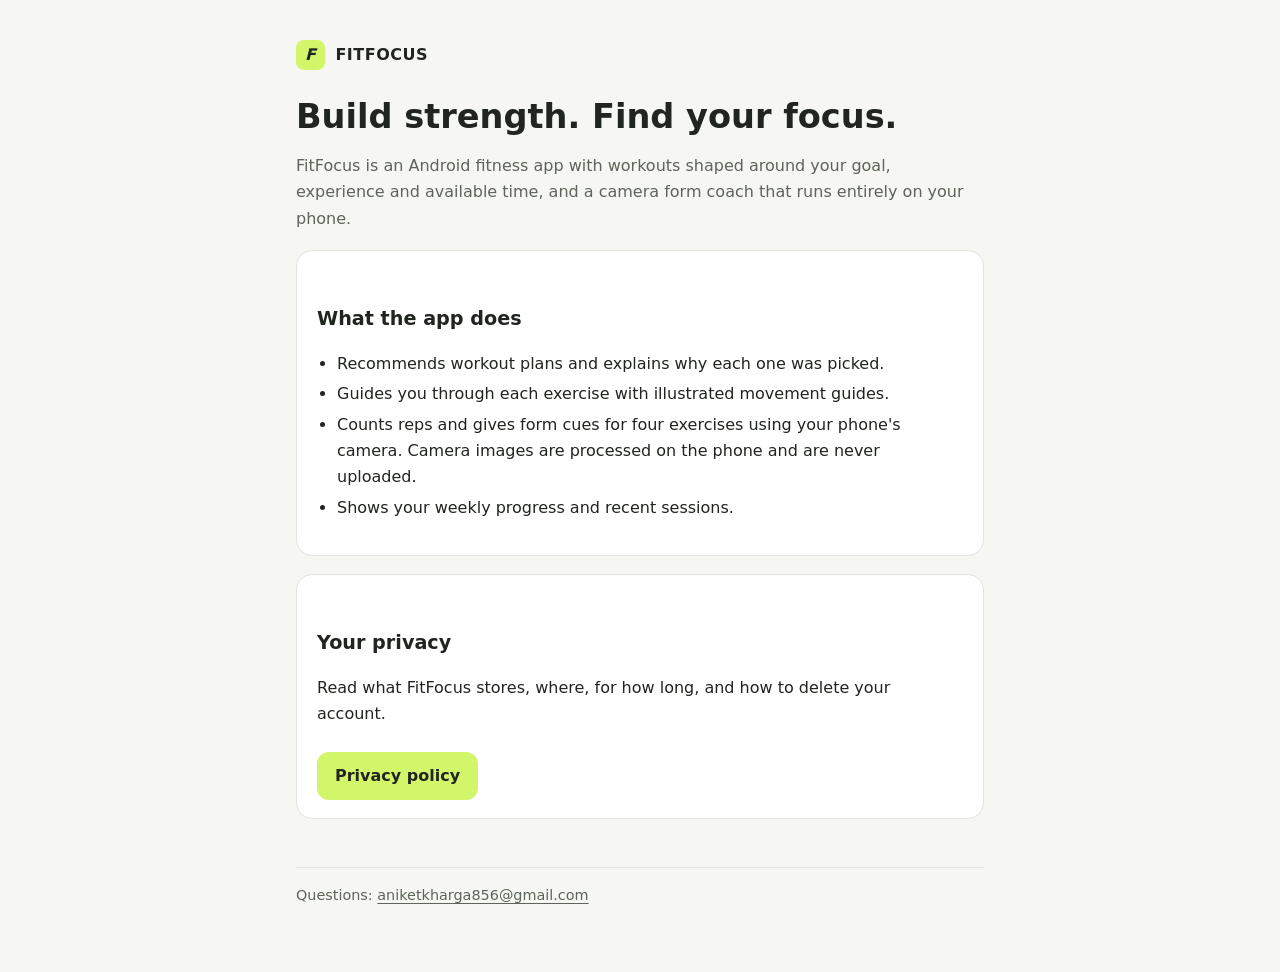
<file: index.html>
<!doctype html>
<html lang="en">
<head>
  <meta charset="utf-8">
  <meta name="viewport" content="width=device-width, initial-scale=1">
  <title>FitFocus</title>
  <meta name="description" content="FitFocus is an Android fitness app with personalised workouts and an on-device camera form coach.">
  <link rel="stylesheet" href="style.css">
</head>
<body>
<main>
  <div class="brand"><span>F</span> FITFOCUS</div>
  <h1>Build strength. Find your focus.</h1>
  <p class="muted">FitFocus is an Android fitness app with workouts shaped around your goal, experience and available time, and a camera form coach that runs entirely on your phone.</p>

  <div class="card">
    <h2>What the app does</h2>
    <ul>
      <li>Recommends workout plans and explains why each one was picked.</li>
      <li>Guides you through each exercise with illustrated movement guides.</li>
      <li>Counts reps and gives form cues for four exercises using your phone's camera. Camera images are processed on the phone and are never uploaded.</li>
      <li>Shows your weekly progress and recent sessions.</li>
    </ul>
  </div>

  <div class="card">
    <h2>Your privacy</h2>
    <p>Read what FitFocus stores, where, for how long, and how to delete your account.</p>
    <a class="button" href="privacy.html">Privacy policy</a>
  </div>

  <footer>
    Questions: <a href="mailto:aniketkharga856@gmail.com">aniketkharga856@gmail.com</a>
  </footer>
</main>
</body>
</html>
</file>
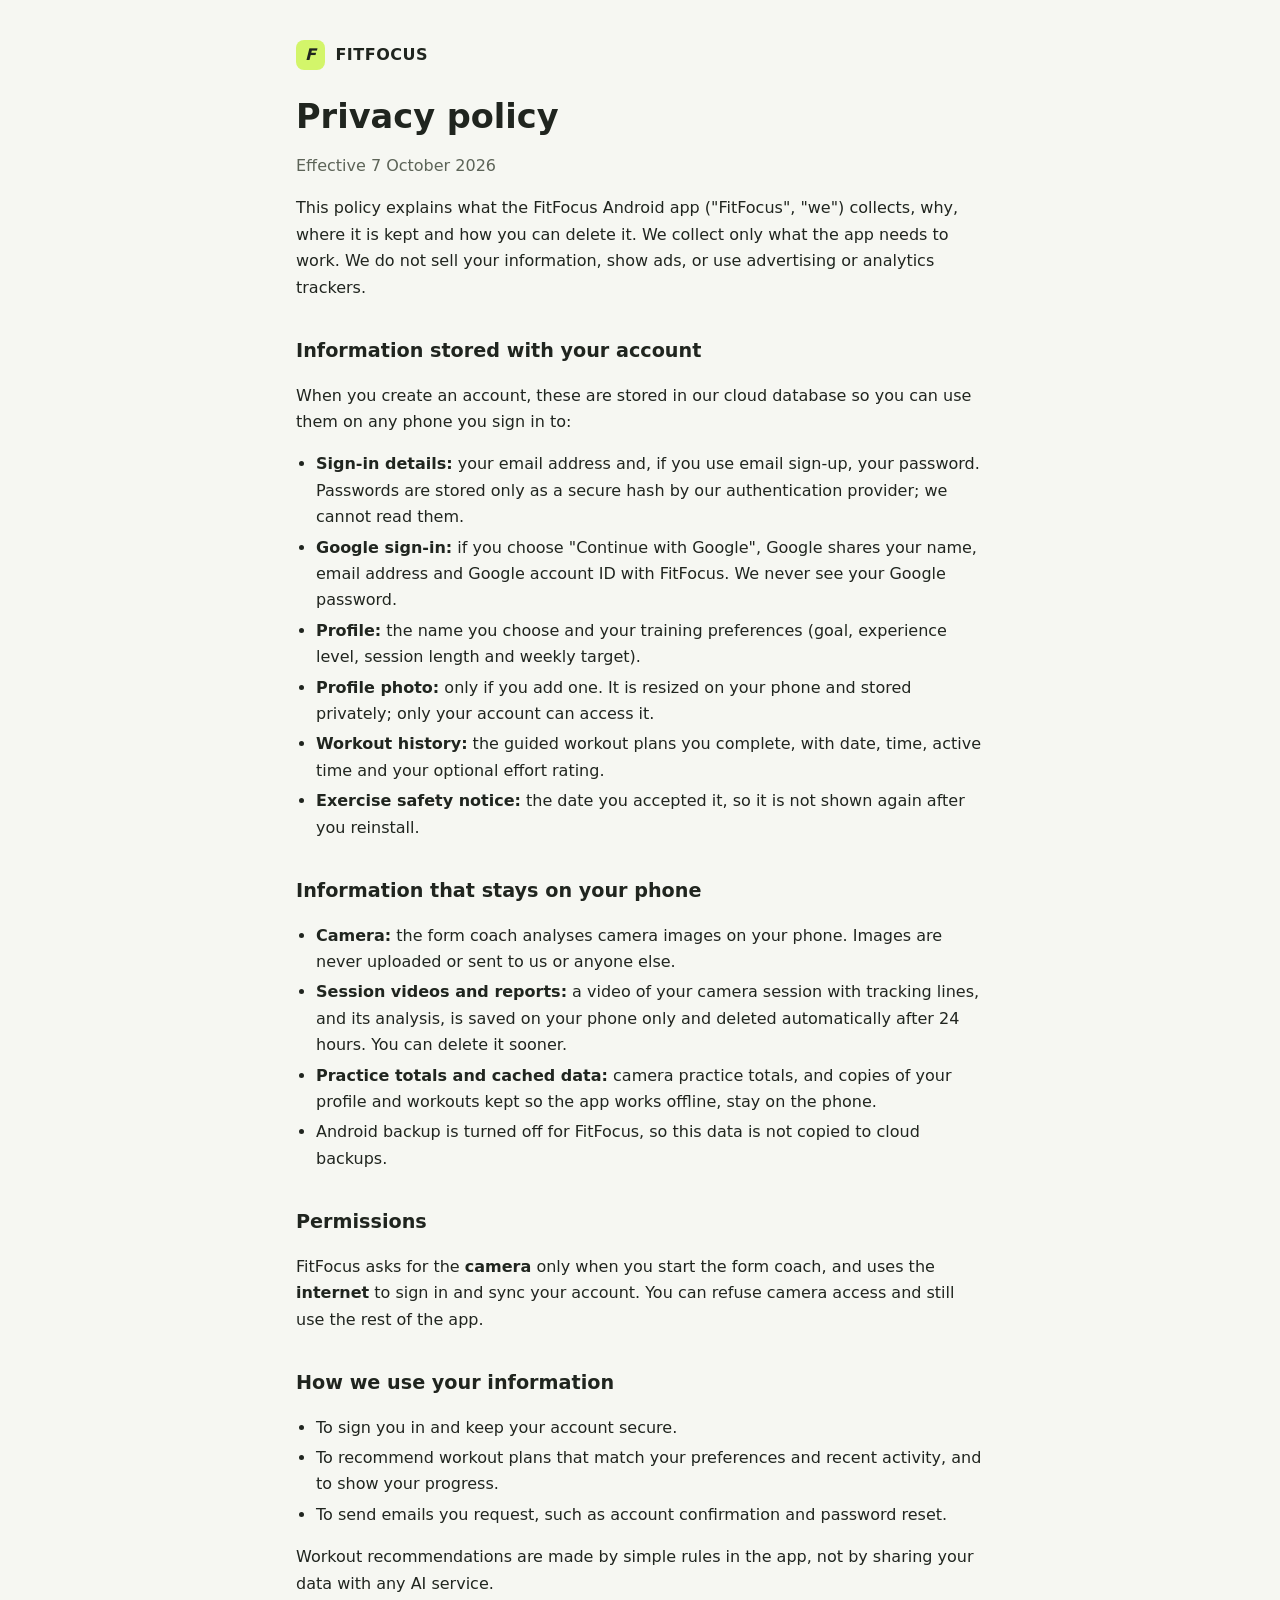
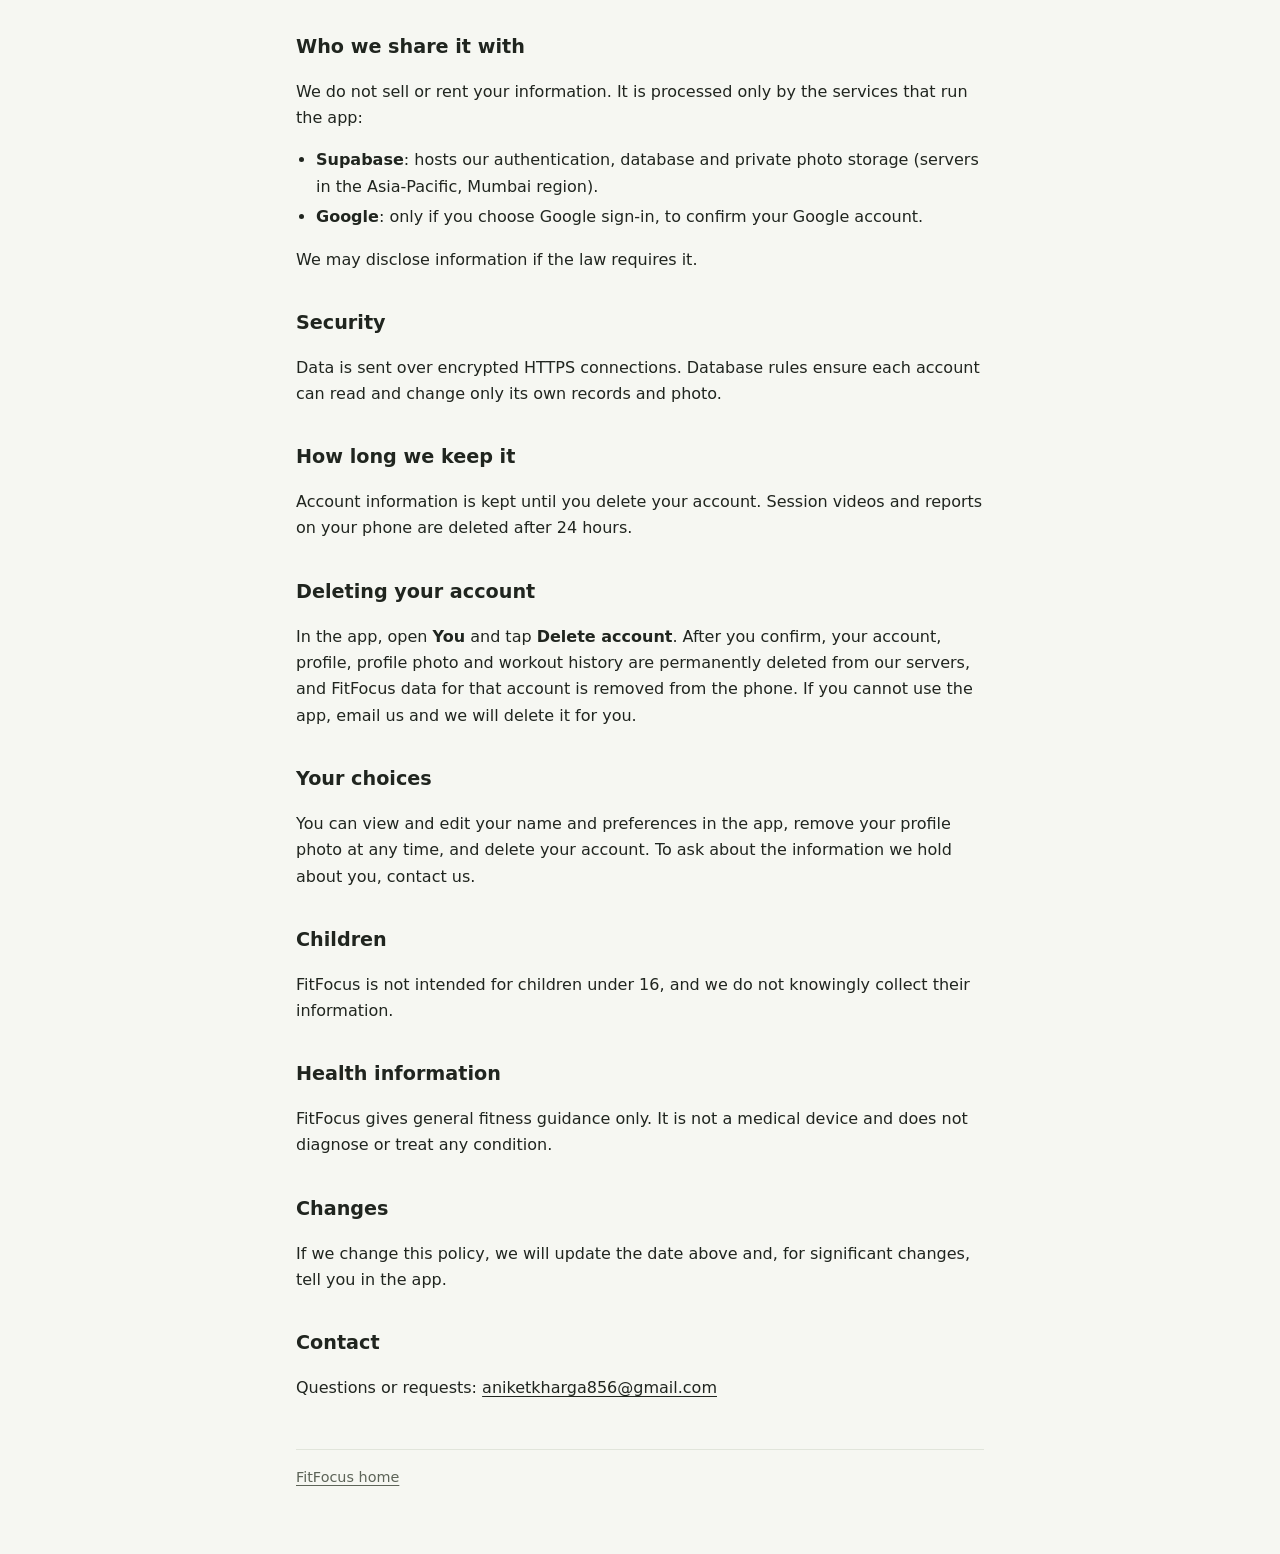
<file: privacy.html>
<!doctype html>
<html lang="en">
<head>
  <meta charset="utf-8">
  <meta name="viewport" content="width=device-width, initial-scale=1">
  <title>FitFocus Privacy Policy</title>
  <meta name="description" content="How the FitFocus Android app collects, uses, stores and deletes your information.">
  <link rel="stylesheet" href="style.css">
</head>
<body>
<main>
  <div class="brand"><a href="./" style="text-decoration:none;display:flex;gap:10px;align-items:center"><span>F</span> FITFOCUS</a></div>
  <h1>Privacy policy</h1>
  <p class="muted">Effective 7 October 2026</p>

  <p>This policy explains what the FitFocus Android app ("FitFocus", "we") collects, why, where it is kept and how you can delete it. We collect only what the app needs to work. We do not sell your information, show ads, or use advertising or analytics trackers.</p>

  <h2>Information stored with your account</h2>
  <p>When you create an account, these are stored in our cloud database so you can use them on any phone you sign in to:</p>
  <ul>
    <li><strong>Sign-in details:</strong> your email address and, if you use email sign-up, your password. Passwords are stored only as a secure hash by our authentication provider; we cannot read them.</li>
    <li><strong>Google sign-in:</strong> if you choose "Continue with Google", Google shares your name, email address and Google account ID with FitFocus. We never see your Google password.</li>
    <li><strong>Profile:</strong> the name you choose and your training preferences (goal, experience level, session length and weekly target).</li>
    <li><strong>Profile photo:</strong> only if you add one. It is resized on your phone and stored privately; only your account can access it.</li>
    <li><strong>Workout history:</strong> the guided workout plans you complete, with date, time, active time and your optional effort rating.</li>
    <li><strong>Exercise safety notice:</strong> the date you accepted it, so it is not shown again after you reinstall.</li>
  </ul>

  <h2>Information that stays on your phone</h2>
  <ul>
    <li><strong>Camera:</strong> the form coach analyses camera images on your phone. Images are never uploaded or sent to us or anyone else.</li>
    <li><strong>Session videos and reports:</strong> a video of your camera session with tracking lines, and its analysis, is saved on your phone only and deleted automatically after 24 hours. You can delete it sooner.</li>
    <li><strong>Practice totals and cached data:</strong> camera practice totals, and copies of your profile and workouts kept so the app works offline, stay on the phone.</li>
    <li>Android backup is turned off for FitFocus, so this data is not copied to cloud backups.</li>
  </ul>

  <h2>Permissions</h2>
  <p>FitFocus asks for the <strong>camera</strong> only when you start the form coach, and uses the <strong>internet</strong> to sign in and sync your account. You can refuse camera access and still use the rest of the app.</p>

  <h2>How we use your information</h2>
  <ul>
    <li>To sign you in and keep your account secure.</li>
    <li>To recommend workout plans that match your preferences and recent activity, and to show your progress.</li>
    <li>To send emails you request, such as account confirmation and password reset.</li>
  </ul>
  <p>Workout recommendations are made by simple rules in the app, not by sharing your data with any AI service.</p>

  <h2>Who we share it with</h2>
  <p>We do not sell or rent your information. It is processed only by the services that run the app:</p>
  <ul>
    <li><strong>Supabase</strong>: hosts our authentication, database and private photo storage (servers in the Asia-Pacific, Mumbai region).</li>
    <li><strong>Google</strong>: only if you choose Google sign-in, to confirm your Google account.</li>
  </ul>
  <p>We may disclose information if the law requires it.</p>

  <h2>Security</h2>
  <p>Data is sent over encrypted HTTPS connections. Database rules ensure each account can read and change only its own records and photo.</p>

  <h2>How long we keep it</h2>
  <p>Account information is kept until you delete your account. Session videos and reports on your phone are deleted after 24 hours.</p>

  <h2>Deleting your account</h2>
  <p>In the app, open <strong>You</strong> and tap <strong>Delete account</strong>. After you confirm, your account, profile, profile photo and workout history are permanently deleted from our servers, and FitFocus data for that account is removed from the phone. If you cannot use the app, email us and we will delete it for you.</p>

  <h2>Your choices</h2>
  <p>You can view and edit your name and preferences in the app, remove your profile photo at any time, and delete your account. To ask about the information we hold about you, contact us.</p>

  <h2>Children</h2>
  <p>FitFocus is not intended for children under 16, and we do not knowingly collect their information.</p>

  <h2>Health information</h2>
  <p>FitFocus gives general fitness guidance only. It is not a medical device and does not diagnose or treat any condition.</p>

  <h2>Changes</h2>
  <p>If we change this policy, we will update the date above and, for significant changes, tell you in the app.</p>

  <h2>Contact</h2>
  <p>Questions or requests: <a href="mailto:aniketkharga856@gmail.com">aniketkharga856@gmail.com</a></p>

  <footer><a href="./">FitFocus home</a></footer>
</main>
</body>
</html>
</file>
<file: style.css>
:root {
  --bg: #f6f7f2;
  --surface: #ffffff;
  --text: #20251f;
  --muted: #5d6458;
  --line: #e1e5db;
  --lime: #d3f56a;
}
@media (prefers-color-scheme: dark) {
  :root {
    --bg: #161a15;
    --surface: #20251f;
    --text: #eef1e8;
    --muted: #b3bbab;
    --line: #333a31;
  }
}
* { box-sizing: border-box; }
body {
  margin: 0;
  background: var(--bg);
  color: var(--text);
  font: 16px/1.65 system-ui, -apple-system, "Segoe UI", Roboto, sans-serif;
}
main { max-width: 720px; margin: 0 auto; padding: 40px 16px 64px; }
.brand { display: flex; align-items: center; gap: 10px; font-weight: 800; letter-spacing: .5px; }
.brand span { background: var(--lime); color: #20251f; border-radius: 8px; padding: 2px 9px; font-style: italic; }
h1 { font-size: 2.1rem; line-height: 1.15; margin: 28px 0 8px; }
h2 { font-size: 1.2rem; margin: 34px 0 6px; }
p, li { color: var(--text); }
.muted { color: var(--muted); }
ul { padding-left: 1.25rem; }
li { margin: 4px 0; }
.card { background: var(--surface); border: 1px solid var(--line); border-radius: 16px; padding: 18px 20px; margin: 18px 0; }
a { color: inherit; text-decoration-thickness: 1px; text-underline-offset: 3px; }
.button { display: inline-block; background: var(--lime); color: #20251f; font-weight: 700; padding: 11px 18px; border-radius: 12px; text-decoration: none; margin-top: 8px; }
footer { margin-top: 48px; border-top: 1px solid var(--line); padding-top: 16px; font-size: .9rem; color: var(--muted); }
</file>
